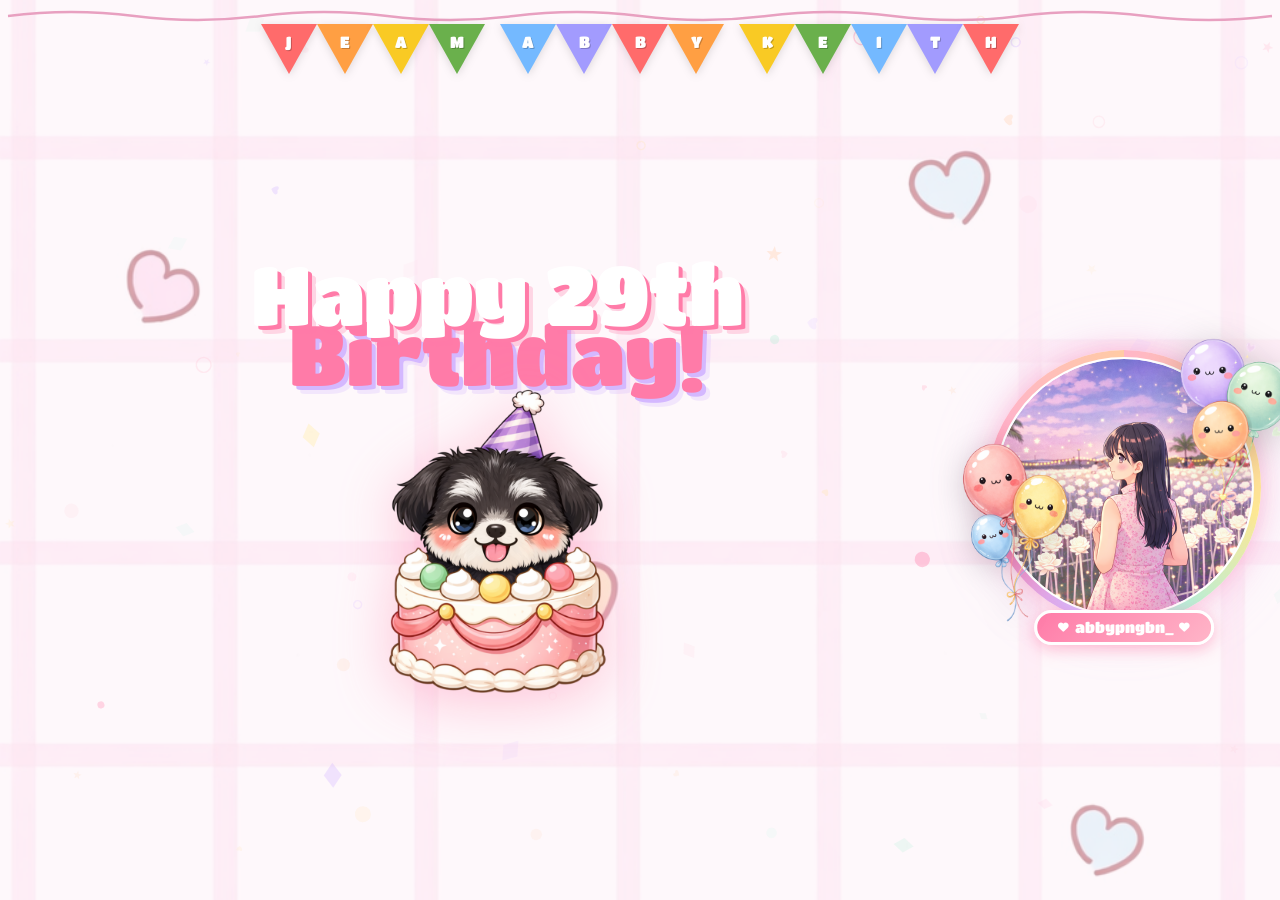
<file: index.html>
<!DOCTYPE html>
<html lang="en">
<head>
<meta charset="UTF-8">
<meta name="viewport" content="width=device-width, initial-scale=1.0">
<title>Happy Birthday Jeam Abby Keith</title>
<link rel="preconnect" href="https://fonts.googleapis.com">
<link rel="preconnect" href="https://fonts.gstatic.com" crossorigin>
<link href="https://fonts.googleapis.com/css2?family=Pacifico&family=Nunito:wght@400;700;800;900&family=Titan+One&family=Dancing+Script:wght@500;700&display=swap" rel="stylesheet">
<link rel="stylesheet" href="https://cdnjs.cloudflare.com/ajax/libs/font-awesome/6.5.1/css/all.min.css" crossorigin="anonymous"/>
<style>
/* ══════════════════════════════════════
   ROOT & RESET
══════════════════════════════════════ */
:root {
  --pink:      #FFB5C8;
  --pink-deep: #FF7BA8;
  --peach:     #FFCBA4;
  --lavender:  #D4B8FF;
  --mint:      #B8EDD6;
  --yellow:    #FFE994;
  --white:     #FFFFFF;
  --text:      #5C3D5E;
  --shadow:    rgba(255,123,168,0.38);
}
*, *::before, *::after { box-sizing: border-box; margin: 0; padding: 0; }
html { overflow-x: hidden; height: 100%; }

/* ══════════════════════════════════════
   BACKGROUND — bg.png image
══════════════════════════════════════ */
body {
  font-family: 'Nunito', sans-serif;
  min-height: 100dvh;
  overflow-x: hidden;
  color: var(--text);
  position: relative;
  background: url('./images/bg.png') no-repeat center center fixed;
  background-size: cover;
  background-color: #ffe0ef;
}

/* Subtle light overlay so text stays readable */
body::before {
  content: '';
  position: fixed; inset: 0;
  background: rgba(255,240,248,0.38);
  pointer-events: none; z-index: 0;
}

/* ══════════════════════════════════════
   PARTICLES CANVAS
══════════════════════════════════════ */
#particle-canvas {
  position: fixed; inset: 0;
  width: 100%; height: 100%;
  pointer-events: none; z-index: 1;
}

/* ══════════════════════════════════════
   PAGE WRAPPER
══════════════════════════════════════ */
#page {
  position: relative; z-index: 2;
  min-height: 100dvh;
  display: flex; flex-direction: column;
}

/* ══════════════════════════════════════
   BANNER — pennant flags only
══════════════════════════════════════ */
.banner {
  flex-shrink: 0;
  padding: 0.4rem 0.5rem 0;
  text-align: center;
}
.rope-line { display: block; width: 100%; height: 20px; overflow: visible; }
.pennant-row {
  display: flex; justify-content: center; align-items: flex-start;
  flex-wrap: nowrap; gap: 0;
  padding: 0 0.4rem; margin-top: -2px;
}
.flag { display: flex; flex-direction: column; align-items: center; position: relative; }
.flag-tri {
  width: 0; height: 0;
  border-left:  clamp(12px,2.6vw,28px) solid transparent;
  border-right: clamp(12px,2.6vw,28px) solid transparent;
  border-top:   clamp(22px,5vw,50px) solid var(--fc, #FFB5C8);
  filter: drop-shadow(0 2px 4px rgba(0,0,0,0.13));
  transition: transform 0.25s;
}
.flag:hover .flag-tri { transform: scaleY(1.1); }
.flag-letter {
  position: absolute; top: clamp(2px,0.7vw,8px);
  font-family: 'Titan One', sans-serif;
  font-size: clamp(0.48rem,1.3vw,1rem);
  color: white; text-shadow: 1px 1px 0 rgba(0,0,0,0.22);
  pointer-events: none;
}
.flag-gap { width: clamp(5px,1.2vw,16px); }
/* Rainbow flag colors matching reference image 1 */
.fc-1{--fc:#FF6B6B} .fc-2{--fc:#FF9F43} .fc-3{--fc:#F9CA24}
.fc-4{--fc:#6AB04C} .fc-5{--fc:#74B9FF} .fc-6{--fc:#A29BFE}

/* ══════════════════════════════════════
   MAIN LAYOUT
══════════════════════════════════════ */
.main-content {
  flex: 1;
  display: flex; flex-direction: row;
  align-items: center; justify-content: center;
  gap: clamp(0.4rem, 1.5vw, 1.5rem);
  padding: clamp(0.3rem,1vw,0.8rem) clamp(0.5rem,2vw,2rem) clamp(0.5rem,1.5vw,1.2rem);
  max-width: 1280px; margin: 0 auto; width: 100%;
}

/* ── LEFT COLUMN ── */
.left-col {
  flex: 1 1 0; min-width: 0;
  display: flex; flex-direction: column;
  align-items: center; gap: 0;
  text-align: center;
}

/* BIG heading — same size both lines, overlapping, static */
.bday-heading {
  animation: headingPop 0.7s 0.6s both cubic-bezier(0.34,1.56,0.64,1);
  line-height: 1;
}
@keyframes headingPop {
  from { opacity:0; transform:translateY(28px) scale(0.82); }
  to   { opacity:1; transform:translateY(0) scale(1); }
}
.happy-text {
  font-family: 'Titan One', sans-serif;
  font-size: clamp(3.4rem,9.5vw,7rem);
  color: white;
  text-shadow:
    4px 4px 0 var(--pink-deep),
    8px 8px 0 rgba(255,123,168,0.28);
  line-height: 0.9;
  display: block;
  letter-spacing: -0.01em;
  position: relative; z-index: 2;
}
.birthday-text {
  font-family: 'Titan One', sans-serif;
  font-size: clamp(3.4rem,9.5vw,7rem);
  color: var(--pink-deep);
  text-shadow:
    4px 4px 0 var(--lavender),
    8px 8px 0 rgba(212,184,255,0.28);
  line-height: 0.9;
  display: block;
  letter-spacing: -0.01em;
  margin-top: -0.18em;
  position: relative; z-index: 1;
  margin-bottom: 0;
}

/* Dog — still (no float animation), overlaps Birthday! text */
.dog-wrap {
  position: relative; display: flex; justify-content: center;
  padding: clamp(0.5rem,1.5vw,1rem);
  margin-top: -2rem;
  z-index: 3;
  animation: dogPop 0.6s 1.2s both cubic-bezier(0.34,1.56,0.64,1);
}
@keyframes dogPop {
  from { opacity:0; transform:scale(0) rotate(-15deg); }
  to   { opacity:1; transform:scale(1) rotate(0deg); }
}
.dog-img {
  width:  clamp(180px, 28vw, 400px);
  height: clamp(180px, 28vw, 400px);
  object-fit: contain;
  filter: drop-shadow(0 10px 28px rgba(255,123,168,0.42));
  display: block;
  /* no animation — stays still */
}

/* ── RIGHT COLUMN ── */
.right-col {
  flex: 0 0 auto;
  display: flex; align-items: center; justify-content: center;
  position: relative;
}

/* Balloons — both positioned to overlap the ring, clustered on the right side like reference */
.balloon-left, .balloon-right {
  position: absolute; pointer-events: none; z-index: 10;
}
/* balloon1: lower-left of the ring, overlapping it */
.balloon-left {
  left: -18%;
  bottom: -5%;
  animation: sway1 3s ease-in-out infinite;
  transform-origin: bottom center;
}
/* balloon2: upper-right of the ring, overlapping it */
.balloon-right {
  right: -20%;
  top: -15%;
  animation: sway2 2.6s ease-in-out infinite;
  transform-origin: bottom center;
}
.balloon-left  img { width: clamp(100px,16vw,200px); display:block; filter:drop-shadow(0 6px 16px rgba(0,0,0,0.18)); }
.balloon-right img { width: clamp(110px,18vw,220px); display:block; filter:drop-shadow(0 6px 18px rgba(0,0,0,0.2)); }
@keyframes sway1 { 0%,100%{transform:rotate(-5deg);}  50%{transform:rotate(5deg);} }
@keyframes sway2 { 0%,100%{transform:rotate(4deg);}   50%{transform:rotate(-4deg);} }

/* Profile frame */
.profile-frame {
  position: relative;
  animation: frameIn 0.8s 1.6s both cubic-bezier(0.34,1.56,0.64,1);
}
@keyframes frameIn {
  from { opacity:0; transform:scale(0.72) rotate(5deg); }
  to   { opacity:1; transform:scale(1)    rotate(0deg); }
}

/* Spinning conic ring */
.ring-outer {
  position: relative; border-radius: 50%; padding: 9px;
  display: inline-flex;
  background: conic-gradient(
    #FFB5C8 0%, #FFCBA4 14%, #FFE994 28%, #B8EDD6 42%,
    #D4B8FF 56%, #FF7BA8 70%, #FFB5C8 84%, #FFCBA4 100%
  );
  animation: ringRotate 5s linear infinite;
  box-shadow:
    0 0 28px rgba(255,123,168,0.45),
    0 0 60px rgba(212,184,255,0.22);
}
.ring-outer::after {
  content:''; position:absolute; inset:7px; border-radius:50%;
  background: white; z-index:0; pointer-events:none;
}
@keyframes ringRotate { to { transform:rotate(360deg); } }

.profile-img-wrap {
  position: relative; z-index:1;
  width:  clamp(200px, 26vw, 320px);
  height: clamp(200px, 26vw, 320px);
  border-radius: 50%; overflow: hidden;
  cursor: pointer;
  animation: ringCCW 5s linear infinite;
  flex-shrink: 0;
}
@keyframes ringCCW { to { transform:rotate(-360deg); } }
.profile-img-wrap img {
  width:100%; height:100%; object-fit:cover;
  border-radius:50%; display:block; transition:transform 0.4s;
}
.profile-img-wrap:hover img { transform:scale(1.06); }

/* Name badge */
.name-badge {
  position: absolute; bottom: -1.3rem; left: 50%; transform: translateX(-50%);
  background: linear-gradient(135deg, #FF7BA8, #ffb5c8);
  border: 3px solid white; border-radius: 50px;
  padding: 0.35rem 1.3rem; white-space: nowrap;
  font-family: 'Titan One', sans-serif;
  font-size: clamp(0.6rem, 1.4vw, 0.95rem);
  color: white; box-shadow: 0 4px 16px rgba(255,123,168,0.5);
  z-index: 15; display: flex; align-items: center; gap: 0.35rem;
}
.name-badge .hrt { font-size: 0.7em; animation: heartbeat 1.1s infinite; }
@keyframes heartbeat { 0%,100%{transform:scale(1);} 50%{transform:scale(1.45);} }

/* ══════════════════════════════════════
   LETTER MODAL
══════════════════════════════════════ */
.modal-overlay {
  position: fixed; inset: 0;
  background: rgba(70,20,70,0.78); backdrop-filter: blur(7px);
  display: flex; align-items: center; justify-content: center;
  padding: 1rem; z-index: 2000;
  opacity: 0; visibility: hidden;
  transition: opacity 0.3s, visibility 0.3s;
}
.modal-overlay.open { opacity:1; visibility:visible; }
.modal-close {
  position: absolute; top: 0.75rem; right: 0.75rem;
  width: 36px; height: 36px; border-radius: 50%;
  background: white; border: none; font-size: 1rem; color: var(--text);
  cursor: pointer; display: flex; align-items: center; justify-content: center;
  box-shadow: 0 2px 10px rgba(0,0,0,0.2); transition: transform 0.2s;
}
.modal-close:hover { transform: scale(1.15) rotate(90deg); }

.book-modal {
  position: relative;
  width: min(760px, 96vw); height: min(500px, 86vh);
  border-radius: 20px; overflow: hidden;
  box-shadow: 0 30px 80px rgba(70,20,70,0.48);
  transform: scale(0.8) translateY(30px);
  transition: transform 0.4s cubic-bezier(0.34,1.56,0.64,1);
}
.modal-overlay.open .book-modal { transform: scale(1) translateY(0); }

.book-left {
  position: absolute; left:0; top:0; bottom:0; width:42%;
  background: linear-gradient(160deg, #FF7BA8 0%, #FFB5C8 60%, #ffd6e7 100%);
  display: flex; flex-direction: column; align-items: center; justify-content: center;
  gap: 0.75rem; padding: 1.5rem 1rem;
  box-shadow: inset -6px 0 18px rgba(0,0,0,0.12);
}
.book-left-img {
  width: clamp(54px,8.5vw,78px); height: clamp(54px,8.5vw,78px);
  border-radius: 50%; border: 3px solid white;
  overflow: hidden; box-shadow: 0 4px 16px rgba(0,0,0,0.2);
}
.book-left-img img { width:100%; height:100%; object-fit:cover; display:block; }
.book-left h3 {
  font-family: 'Dancing Script', cursive;
  font-size: clamp(1.2rem,3vw,2rem);
  color: white; text-align: center; line-height: 1.2;
  text-shadow: 0 2px 12px rgba(180,60,90,0.4);
}
.book-left-icon { animation: bounce 2s ease-in-out infinite; }
@keyframes bounce { 0%,100%{transform:translateY(0);} 50%{transform:translateY(-10px);} }

.book-spine {
  position: absolute; left:42%; top:0; bottom:0; width:10px;
  background: linear-gradient(to right,rgba(0,0,0,0.2),rgba(255,200,200,0.38),rgba(0,0,0,0.2));
  z-index: 2; pointer-events: none;
}
.book-right {
  position: absolute; right:0; top:0; bottom:0; width:58%;
  background: #fff9fc; display: flex; flex-direction: column; overflow: hidden;
}
.book-right::before {
  content:''; position:absolute; inset:0; pointer-events:none;
  background-image: repeating-linear-gradient(transparent,transparent 1.9em,rgba(255,150,180,0.1) 1.9em,rgba(255,150,180,0.1) calc(1.9em + 1px));
  background-position: 0 2.5rem;
}
.book-right-inner {
  flex:1; padding:1.2rem; overflow-y:auto; position:relative; z-index:1;
  -webkit-overflow-scrolling: touch;
}
.book-right-inner::-webkit-scrollbar { width:4px; }
.book-right-inner::-webkit-scrollbar-thumb { background:var(--pink); border-radius:4px; }
.letter-chapter { display:none; animation:pageSlide 0.4s ease; }
.letter-chapter.active { display:block; }
@keyframes pageSlide { from{opacity:0;transform:translateX(14px);} to{opacity:1;transform:translateX(0);} }
.chapter-title {
  font-family:'Dancing Script',cursive;
  font-size:clamp(0.9rem,2vw,1.25rem); color:var(--pink-deep);
  border-bottom:1px dashed rgba(255,120,160,0.3);
  padding-bottom:0.22rem; margin-bottom:0.5rem;
}
.letter-body {
  font-family:'Dancing Script',cursive;
  font-size:clamp(0.83rem,1.7vw,1.02rem);
  color:#5C3D5E; line-height:1.9; font-weight:500;
}
.letter-body.typing::after { content:'|'; animation:blink 0.7s infinite; }
@keyframes blink { 0%,100%{opacity:1;} 50%{opacity:0;} }
.page-nav {
  display:flex; align-items:center; justify-content:space-between;
  padding:0.4rem 0.9rem 0.5rem;
  background:#fff0f6; border-top:1px solid rgba(255,120,160,0.15);
  flex-shrink:0; position:relative; z-index:2;
}
.page-btn {
  display:flex; align-items:center; gap:0.3rem;
  padding:0.25rem 0.8rem; min-height:30px;
  background:var(--pink-deep); border:none; border-radius:50px;
  font-family:'Nunito',sans-serif; font-size:0.78rem; font-weight:700;
  color:white; cursor:pointer;
  transition:background 0.15s, transform 0.15s, opacity 0.2s;
}
.page-btn:hover { background:#e05580; transform:scale(1.05); }
.page-btn:disabled { opacity:0.28; cursor:default; transform:none; }
.page-dots { display:flex; gap:6px; align-items:center; }
.page-dot {
  width:7px; height:7px; border-radius:50%;
  background:rgba(255,120,160,0.22);
  cursor:pointer; transition:background 0.3s,transform 0.3s;
}
.page-dot.active { background:var(--pink-deep); transform:scale(1.4); }

/* ══════════════════════════════════════
   RESPONSIVE
══════════════════════════════════════ */

/* Portrait mobile ≤ 600px */
@media (max-width:600px) {
  .main-content {
    flex-direction: column;
    align-items: center; justify-content: center;
    padding: 0.3rem 0.8rem 1rem;
    gap: 0.3rem;
  }
  .right-col { order: -1; }
  .balloon-left  { left: -10%; bottom: -2%; }
  .balloon-right { right: -12%; top: -12%; }
  .balloon-left  img { width: clamp(65px,16vw,100px); }
  .balloon-right img { width: clamp(70px,18vw,110px); }
  .profile-img-wrap { width: clamp(150px,44vw,200px); height: clamp(150px,44vw,200px); }
  .happy-text    { font-size: clamp(2.6rem,10vw,3.8rem); }
  .birthday-text { font-size: clamp(2.6rem,10vw,3.8rem); }
  .dog-img { width: clamp(170px,50vw,240px); height: clamp(170px,50vw,240px); }
  .book-left{width:36%;} .book-spine{left:36%;} .book-right{width:64%;}
}

/* iPad / tablet portrait 601–900px */
@media (min-width:601px) and (max-width:900px) and (orientation:portrait) {
  .main-content {
    flex-direction: column;
    align-items: center; justify-content: center;
    padding: 0.4rem 1.5rem 1rem;
    gap: 0.5rem;
  }
  .right-col { order: -1; }
  .balloon-left  { left: -12%; bottom: -3%; }
  .balloon-right { right: -14%; top: -13%; }
  .balloon-left  img { width: clamp(100px,13vw,160px); }
  .balloon-right img { width: clamp(110px,15vw,175px); }
  .profile-img-wrap { width: clamp(180px,28vw,250px); height: clamp(180px,28vw,250px); }
  .happy-text    { font-size: clamp(3.2rem,8.5vw,5.2rem); }
  .birthday-text { font-size: clamp(3.2rem,8.5vw,5.2rem); }
  .dog-img { width: clamp(190px,34vw,280px); height: clamp(190px,34vw,280px); }
}

/* ALL landscape (phones + tablets + iPads) */
@media (orientation:landscape) {
  .main-content {
    flex-direction: row;
    align-items: center; justify-content: center;
    padding: clamp(0.15rem,0.8vh,0.6rem) clamp(0.4rem,1.5vw,1.5rem);
    gap: clamp(0.3rem,1vw,1.2rem);
  }
  .left-col { align-items: center; justify-content: center; flex: 1 1 0; }
  .right-col { flex: 0 0 auto; }
  .happy-text    { font-size: clamp(2rem,6.5vw,5.5rem); }
  .birthday-text { font-size: clamp(2rem,6.5vw,5.5rem); }
  .profile-img-wrap { width: clamp(140px,20vw,280px); height: clamp(140px,20vw,280px); }
  .dog-img { width: clamp(170px,25vw,360px); height: clamp(170px,25vw,360px); }
  .dog-wrap { margin-top: -1.5rem; }
  .balloon-left  img { width: clamp(80px,12vw,170px); }
  .balloon-right img { width: clamp(90px,13vw,185px); }
}

/* Small landscape phones ≤ 480px tall */
@media (orientation:landscape) and (max-height:480px) {
  .main-content { padding: 0.1rem 0.5rem; gap: 0.3rem; }
  .happy-text    { font-size: clamp(1.5rem,5.8vh,2.8rem); }
  .birthday-text { font-size: clamp(1.5rem,5.8vh,2.8rem); }
  .profile-img-wrap { width: clamp(100px,18vh,165px); height: clamp(100px,18vh,165px); }
  .dog-img { width: clamp(120px,22vh,200px); height: clamp(120px,22vh,200px); }
  .dog-wrap { margin-top: -1rem; }
  .book-modal { height: min(300px,88vh); }
  .balloon-left  img { width: clamp(60px,10vh,100px); }
  .balloon-right img { width: clamp(65px,11vh,110px); }
}

/* Tablet landscape 700–1100px */
@media (min-width:700px) and (max-width:1100px) and (orientation:landscape) {
  .happy-text    { font-size: clamp(2.2rem,6.8vw,4.8rem); }
  .birthday-text { font-size: clamp(2.2rem,6.8vw,4.8rem); }
  .profile-img-wrap { width: clamp(155px,21vw,250px); height: clamp(155px,21vw,250px); }
  .dog-img { width: clamp(185px,26vw,320px); height: clamp(185px,26vw,320px); }
  .balloon-left  img { width: clamp(90px,13vw,165px); }
  .balloon-right img { width: clamp(100px,14vw,180px); }
}

@media (prefers-reduced-motion:reduce) {
  *,*::before,*::after { animation-duration:0.01ms!important; transition-duration:0.01ms!important; }
}
</style>
</head>
<body>

<canvas id="particle-canvas" aria-hidden="true"></canvas>

<div id="page">

  <!-- BANNER — flags only -->
  <header class="banner">
    <svg class="rope-line" viewBox="0 0 1440 20" preserveAspectRatio="none" xmlns="http://www.w3.org/2000/svg" aria-hidden="true">
      <path d="M0,10 Q72,2 144,10 Q216,18 288,10 Q360,2 432,10 Q504,18 576,10 Q648,2 720,10 Q792,18 864,10 Q936,2 1008,10 Q1080,18 1152,10 Q1224,2 1296,10 Q1368,18 1440,10"
            stroke="#e8a0c0" stroke-width="2.5" fill="none"/>
    </svg>
    <div class="pennant-row" role="img" aria-label="Birthday banner">
      <div class="flag fc-1"><div class="flag-tri"></div><span class="flag-letter">J</span></div>
      <div class="flag fc-2"><div class="flag-tri"></div><span class="flag-letter">E</span></div>
      <div class="flag fc-3"><div class="flag-tri"></div><span class="flag-letter">A</span></div>
      <div class="flag fc-4"><div class="flag-tri"></div><span class="flag-letter">M</span></div>
      <div class="flag-gap"></div>
      <div class="flag fc-5"><div class="flag-tri"></div><span class="flag-letter">A</span></div>
      <div class="flag fc-6"><div class="flag-tri"></div><span class="flag-letter">B</span></div>
      <div class="flag fc-1"><div class="flag-tri"></div><span class="flag-letter">B</span></div>
      <div class="flag fc-2"><div class="flag-tri"></div><span class="flag-letter">Y</span></div>
      <div class="flag-gap"></div>
      <div class="flag fc-3"><div class="flag-tri"></div><span class="flag-letter">K</span></div>
      <div class="flag fc-4"><div class="flag-tri"></div><span class="flag-letter">E</span></div>
      <div class="flag fc-5"><div class="flag-tri"></div><span class="flag-letter">I</span></div>
      <div class="flag fc-6"><div class="flag-tri"></div><span class="flag-letter">T</span></div>
      <div class="flag fc-1"><div class="flag-tri"></div><span class="flag-letter">H</span></div>
    </div>
  </header>

  <!-- MAIN -->
  <main class="main-content">

    <!-- LEFT — heading + dog -->
    <section class="left-col" aria-label="Birthday greeting">
      <div class="bday-heading">
        <span class="happy-text">Happy 29th</span>
        <span class="birthday-text">Birthday!</span>
      </div>

      <div class="dog-wrap">
        <img class="dog-img" src="cco.png" alt="Cute birthday dog"
             onerror="this.style.fontSize='6rem';this.outerHTML='<div style=\'width:clamp(140px,22vw,300px);height:clamp(140px,22vw,300px);display:flex;align-items:center;justify-content:center;font-size:6rem\'>&#x1F436;</div>'">
      </div>
    </section>

    <!-- RIGHT — photo + balloons -->
    <section class="right-col" aria-label="Birthday photo">

      <!-- Balloon left -->
      <div class="balloon-left" aria-hidden="true">
        <img src="./images/balloon1.png" alt=""
             onerror="this.style.display='none'">
      </div>

      <!-- Balloon right -->
      <div class="balloon-right" aria-hidden="true">
        <img src="./images/balloon2.png" alt=""
             onerror="this.style.display='none'">
      </div>

      <div class="profile-frame">
        <!-- NO SVG stickers / emoji around the profile pic — clean look -->
        <div class="ring-outer">
          <div class="profile-img-wrap" id="btnLetterAlt"
               role="button" tabindex="0" aria-label="Open birthday letter">
            <img src="./images/unnamed.png" alt="Jeam Abby Keith"
                 onerror="this.style.display='none';this.parentElement.innerHTML='<div style=\'width:100%;height:100%;border-radius:50%;background:linear-gradient(135deg,#ffb5c8,#ffd6e7);display:flex;align-items:center;justify-content:center;font-family:Pacifico,cursive;color:#FF7BA8;font-size:1.4rem\'>Abby</div>'">
          </div>
        </div>

        <div class="name-badge">
          <i class="fa-solid fa-heart hrt"></i>
          abbypngbn_
          <i class="fa-solid fa-heart hrt"></i>
        </div>
      </div>
    </section>

  </main>
</div>

<!-- ══════════════════════════════
     LETTER MODAL
══════════════════════════════ -->
<div class="modal-overlay" id="letterModal" role="dialog" aria-modal="true" aria-label="Birthday letter">
  <div class="book-modal">
    <button class="modal-close" id="closeLetter" aria-label="Close">
      <i class="fa-solid fa-xmark"></i>
    </button>
    <div class="book-left">
      <div class="book-left-img">
        <img src="./images/unnamed.png" alt=""
             onerror="this.outerHTML='<div style=\'width:100%;height:100%;display:flex;align-items:center;justify-content:center;background:#ffd6e7;font-family:Pacifico,cursive;color:#FF7BA8;font-size:0.85rem\'>Abby</div>'">
      </div>
      <span style="font-family:'Nunito',sans-serif;font-size:0.75rem;font-weight:700;color:rgba(255,255,255,0.85)">abbypngbn_</span>
      <h3>A Letter<br>For You</h3>
      <!-- SVG cake — no emoji -->
      <svg class="book-left-icon" width="56" height="56" viewBox="0 0 56 56" fill="none">
        <rect x="8"  y="30" width="40" height="20" rx="5" fill="rgba(255,255,255,0.88)"/>
        <rect x="12" y="23" width="32" height="10" rx="3" fill="rgba(255,255,255,0.72)"/>
        <rect x="16" y="30" width="8"  height="8"  rx="2" fill="#FFB5C8"/>
        <rect x="26" y="30" width="8"  height="8"  rx="2" fill="#D4B8FF"/>
        <rect x="36" y="30" width="6"  height="8"  rx="2" fill="#B8EDD6"/>
        <rect x="19" y="15" width="4" height="10" rx="2" fill="rgba(255,255,255,0.75)"/>
        <rect x="29" y="15" width="4" height="10" rx="2" fill="rgba(255,255,255,0.75)"/>
        <ellipse cx="21" cy="13" rx="3.5" ry="4.5" fill="#FFE994"/>
        <ellipse cx="31" cy="13" rx="3.5" ry="4.5" fill="#FFCBA4"/>
        <circle cx="21" cy="11" r="1.8" fill="#ffcf40"/>
        <circle cx="31" cy="11" r="1.8" fill="#FF7BA8"/>
      </svg>
    </div>
    <div class="book-spine" aria-hidden="true"></div>
    <div class="book-right">
      <div class="book-right-inner" id="letterContent">
        <!-- chapters injected by JS -->
      </div>
      <nav class="page-nav">
        <button class="page-btn" id="prevPage" type="button" disabled>
          <i class="fa-solid fa-chevron-left"></i> Prev
        </button>
        <div class="page-dots" id="pageDots"></div>
        <button class="page-btn" id="nextPage" type="button" disabled>
          Next <i class="fa-solid fa-chevron-right"></i>
        </button>
      </nav>
    </div>
  </div>
</div>

<script>
'use strict';

/* ══════════════════════════════════════
   CANVAS PARTICLES — geometric shapes only, zero emojis
   shapes: circle, ring, star (5pt), heart (bezier), diamond
══════════════════════════════════════ */
(function(){
  const canvas = document.getElementById('particle-canvas');
  const ctx    = canvas.getContext('2d');

  const COLORS = [
    '#FFB5C8','#FF7BA8','#FFCBA4','#D4B8FF',
    '#B8EDD6','#FFE994','#ffd6e7','#c8f0e0',
    '#e8d5ff','#ffe5b4','#ffc8d8','#d0f5e8'
  ];

  let W, H, parts;

  function star5(r) {
    const ro = r, ri = r * 0.42, spikes = 5;
    let a = -Math.PI / 2, step = Math.PI / spikes;
    ctx.moveTo(ro * Math.cos(a), ro * Math.sin(a));
    for (let i = 0; i < spikes; i++) {
      a += step; ctx.lineTo(ri * Math.cos(a), ri * Math.sin(a));
      a += step; ctx.lineTo(ro * Math.cos(a), ro * Math.sin(a));
    }
    ctx.closePath();
  }

  function heartPath(r) {
    const s = r * 0.55;
    ctx.moveTo(0, s * 0.3);
    ctx.bezierCurveTo(-s*1.2, -s*0.55, -s*2, s*0.8, 0, s*2.1);
    ctx.bezierCurveTo( s*2,   s*0.8,    s*1.2,-s*0.55, 0, s*0.3);
    ctx.closePath();
  }

  function newPart() {
    const types = ['circle','ring','star','heart','diamond'];
    return {
      x: Math.random() * (W || innerWidth),
      y: Math.random() * (H || innerHeight),
      type: types[Math.floor(Math.random() * types.length)],
      size: Math.random() * 6 + 3.5,
      color: COLORS[Math.floor(Math.random() * COLORS.length)],
      speed: Math.random() * 0.48 + 0.18,
      drift: (Math.random() - 0.5) * 0.38,
      opacity: Math.random() * 0.30 + 0.09,
      rot: Math.random() * Math.PI * 2,
      rotS: (Math.random() - 0.5) * 0.021,
    };
  }

  function init() {
    W = canvas.width  = innerWidth;
    H = canvas.height = innerHeight;
    parts = Array.from({ length: 65 }, newPart);
  }

  function tick() {
    ctx.clearRect(0, 0, W, H);
    parts.forEach(p => {
      p.y -= p.speed; p.x += p.drift; p.rot += p.rotS;
      if (p.y < -30) { Object.assign(p, newPart()); p.y = H + 10; p.x = Math.random() * W; }
      if (p.x < -30) p.x = W + 30;
      if (p.x > W + 30) p.x = -30;

      ctx.save();
      ctx.globalAlpha = p.opacity;
      ctx.fillStyle   = p.color;
      ctx.strokeStyle = p.color;
      ctx.lineWidth   = 1.4;
      ctx.translate(p.x, p.y);
      ctx.rotate(p.rot);
      ctx.beginPath();
      switch (p.type) {
        case 'circle':  ctx.arc(0,0,p.size,0,Math.PI*2); ctx.fill(); break;
        case 'ring':    ctx.arc(0,0,p.size,0,Math.PI*2); ctx.stroke(); break;
        case 'star':    star5(p.size); ctx.fill(); break;
        case 'heart':   heartPath(p.size); ctx.fill(); break;
        case 'diamond':
          ctx.moveTo(0,-p.size*1.4); ctx.lineTo(p.size,0);
          ctx.lineTo(0,p.size*1.4); ctx.lineTo(-p.size,0);
          ctx.closePath(); ctx.fill(); break;
      }
      ctx.restore();
    });
    requestAnimationFrame(tick);
  }

  init();
  window.addEventListener('resize', init, { passive: true });
  tick();
})();

/* ══════════════════════════════════════
   LETTER MODAL
══════════════════════════════════════ */
(function(){
  const chapters = [
    {
      title: 'Dear Abby,',
      text:  'Maligayang bday! Sana ngayong ika-29 mong kaarawan, lahat ng pangarap mo ay magsimulang matupad. Ikaw ay isang taong puno ng kagandahang-loob at pagmamahal — at nararapat kang sa lahat ng magagandang bagay na darating pa sa buhay mo.'
    },
    {
      title: 'A Little More...',
      text:  'Salamat sa lahat ng ngiti, tawanan, at masasayang sandaling ibinabahagi mo sa bawat isa. Ang iyong presensya ay laging nagdadala ng liwanag sa paligid mo. Patuloy kang maging ikaw — masaya, mapagmahal, at maganda sa loob at labas.'
    },
    {
      title: 'With Love,',
      text:  'Hinding-hindi mawawala ang espesyal na lugar mo sa puso ng mga taong mahal ka. Sana ang taong ito ay puno ng biyaya, kalusugan, at walang hanggang kaligayahan para sa iyo! Happy 29th Birthday, Jeam Abby Keith!'
    }
  ];

  const modal   = document.getElementById('letterModal');
  const content = document.getElementById('letterContent');
  const prevBtn = document.getElementById('prevPage');
  const nextBtn = document.getElementById('nextPage');
  const dotsEl  = document.getElementById('pageDots');
  let current = 0, timer = null, isOpen = false;

  // Build chapter divs
  chapters.forEach((ch, i) => {
    const div = document.createElement('div');
    div.className = 'letter-chapter' + (i === 0 ? ' active' : '');
    div.id = 'chap-' + i;
    div.innerHTML = `<div class="chapter-title">${ch.title}</div><p class="letter-body${i===0?' typing':''}" id="lt-${i}"></p>`;
    content.appendChild(div);
  });

  // Build dots
  chapters.forEach((_, i) => {
    const d = document.createElement('div');
    d.className = 'page-dot' + (i === 0 ? ' active' : '');
    d.addEventListener('click', () => goTo(i));
    dotsEl.appendChild(d);
  });

  function updateNav() {
    document.querySelectorAll('.page-dot').forEach((d, i) => d.classList.toggle('active', i === current));
    prevBtn.disabled = current === 0;
    nextBtn.disabled = current === chapters.length - 1;
  }

  function goTo(idx) {
    clearInterval(timer);
    document.querySelectorAll('.letter-chapter').forEach(c => c.classList.remove('active'));
    current = idx;
    document.getElementById('chap-' + idx).classList.add('active');
    const el = document.getElementById('lt-' + idx);
    el.textContent = '';
    if (idx === 0) {
      el.classList.add('typing');
      nextBtn.disabled = true;
      let ci = 0;
      setTimeout(() => {
        timer = setInterval(() => {
          if (ci < chapters[idx].text.length) {
            el.textContent += chapters[idx].text[ci++];
          } else {
            clearInterval(timer);
            el.classList.remove('typing');
            nextBtn.disabled = false;
          }
        }, 28);
      }, 300);
    } else {
      el.textContent = chapters[idx].text;
      el.classList.remove('typing');
    }
    updateNav();
  }

  const music = new Audio('./birthday.mp3');
  music.loop = true; music.volume = 0.6;

  function open() {
    if (isOpen) return;
    isOpen = true; current = 0;
    modal.classList.add('open');
    goTo(0);
    music.currentTime = 0; music.play().catch(() => {});
    setTimeout(() => document.getElementById('closeLetter').focus(), 60);
  }
  function close() {
    modal.classList.remove('open');
    clearInterval(timer);
    music.pause(); music.currentTime = 0;
    setTimeout(() => { isOpen = false; }, 400);
  }

  prevBtn.addEventListener('click', () => { if (current > 0) goTo(current - 1); });
  nextBtn.addEventListener('click', () => { if (current < chapters.length - 1) goTo(current + 1); });
  document.getElementById('btnLetterAlt').addEventListener('click', open);
  document.getElementById('btnLetterAlt').addEventListener('keydown', e => {
    if (e.key === 'Enter' || e.key === ' ') { e.preventDefault(); open(); }
  });
  document.getElementById('closeLetter').addEventListener('click', close);
  modal.addEventListener('click', e => { if (e.target === modal) close(); });
})();

document.addEventListener('keydown', e => {
  if (e.key === 'Escape')
    document.querySelectorAll('.modal-overlay.open').forEach(m => m.classList.remove('open'));
});
</script>
</body>
</html>
</file>
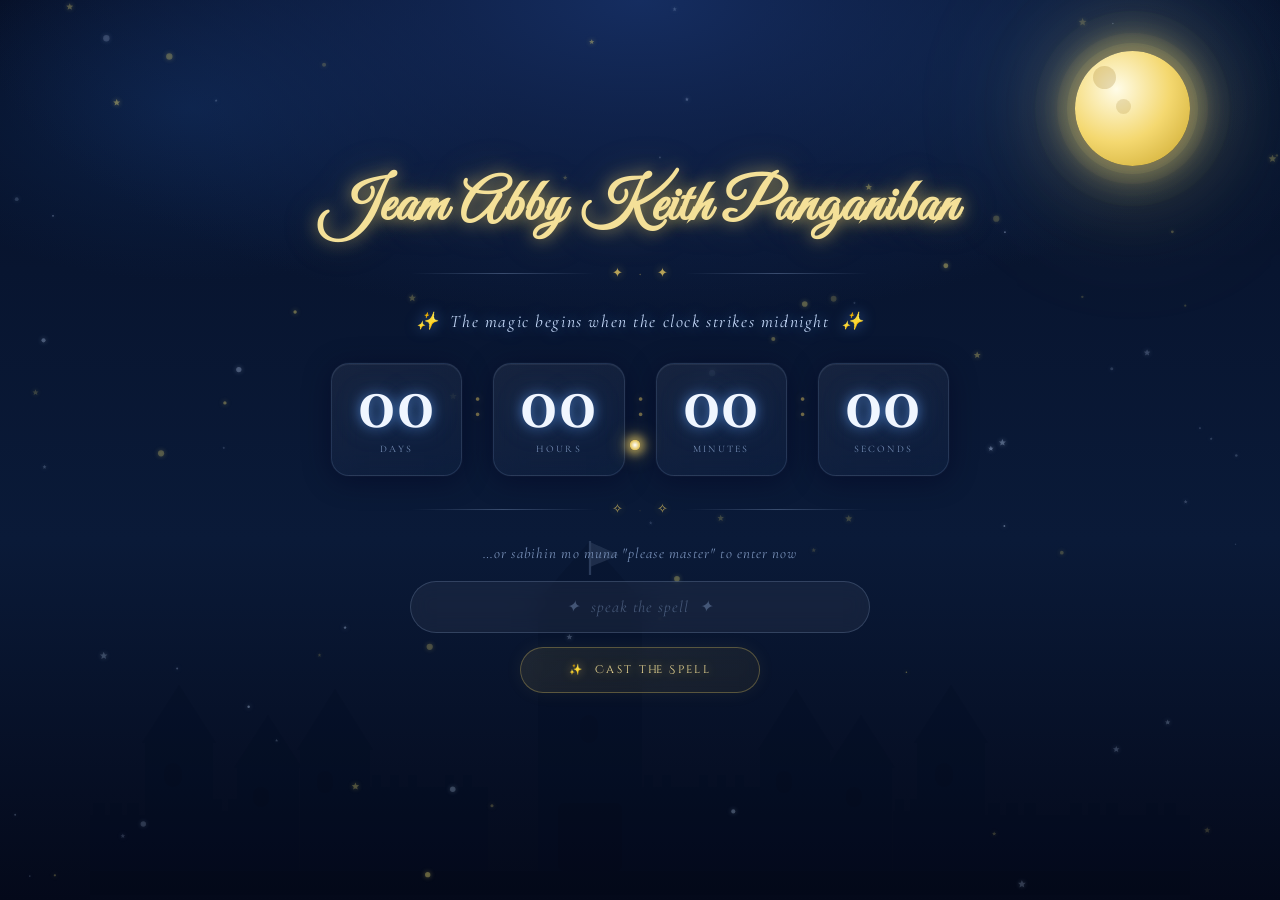
<file: unlock.html>
<!DOCTYPE html>
<html lang="en">
<head>
<meta charset="UTF-8">
<meta name="viewport" content="width=device-width, initial-scale=1.0">
<title>✨ The Magic Awaits ✨</title>
<link href="https://fonts.googleapis.com/css2?family=Cinzel+Decorative:wght@400;700&family=Cormorant+Garamond:ital,wght@0,300;0,400;1,300;1,400&family=Great+Vibes&display=swap" rel="stylesheet">

<style>
/* ============================================================
   RESET & ROOT VARIABLES
   ============================================================ */
*, *::before, *::after {
  box-sizing: border-box;
  margin: 0;
  padding: 0;
}

:root {
  --ink:         #03071a;
  --deep:        #050d22;
  --navy:        #0a1938;
  --silver:      #c4d8f8;
  --silver-dim:  #7890b8;
  --gold:        #e4c660;
  --gold-soft:   #f4e098;
  --white:       #f0f6ff;
  --glow-blue:   rgba(100, 165, 255, 0.6);
  --glow-gold:   rgba(228, 198, 96, 0.65);
  --pastel-blue: #b4d0f8;
}

html { height: 100%; overflow-x: hidden; }

body {
  font-family: 'Cormorant Garamond', serif;
  background: var(--ink);
  color: var(--white);
  min-height: 100%;
  overflow-x: hidden;
  cursor: none;
  display: flex;
  flex-direction: column;
  align-items: center;
  justify-content: center;
}

/* ============================================================
   CUSTOM CURSOR
   ============================================================ */
#cursor {
  position: fixed;
  width: 11px; height: 11px;
  border-radius: 50%;
  background: radial-gradient(circle, #fff 0%, var(--gold) 60%, transparent 100%);
  box-shadow:
    0 0 8px 4px var(--glow-gold),
    0 0 18px 8px rgba(228,198,96,0.2);
  pointer-events: none;
  transform: translate(-50%,-50%);
  z-index: 9999;
}

.cursor-trail {
  position: fixed;
  border-radius: 50%;
  pointer-events: none;
  z-index: 9998;
  transform: translate(-50%,-50%);
  animation: trailFade 0.65s ease-out forwards;
}

@keyframes trailFade {
  0%   { opacity: 0.9; transform: translate(-50%,-50%) scale(1); }
  100% { opacity: 0;   transform: translate(-50%,-50%) scale(0.05); }
}

/* ============================================================
   BACKGROUND SKY
   ============================================================ */
#sky {
  position: fixed; inset: 0; z-index: 0;
  background:
    radial-gradient(ellipse 80% 55% at 50%   0%, #152d60 0%, transparent 65%),
    radial-gradient(ellipse 45% 35% at 15%  12%, #0c2248 0%, transparent 55%),
    radial-gradient(ellipse 50% 40% at 85%   8%, #0b2040 0%, transparent 55%),
    linear-gradient(to bottom, #050d22 0%, #081530 30%, #0a1a38 60%, #04091a 100%);
}

/* ============================================================
   TWINKLING STARS
   ============================================================ */
.star {
  position: fixed;
  border-radius: 50%;
  background: #fff;
  animation: twinkle var(--dur) ease-in-out infinite alternate;
  animation-delay: var(--delay);
  opacity: 0;
  z-index: 1;
}

@keyframes twinkle {
  0%   { opacity: 0.05; transform: scale(0.6); }
  45%  { opacity: 0.9;  transform: scale(1.3); }
  100% { opacity: 0.15; transform: scale(0.85); }
}

/* ============================================================
   MOON
   ============================================================ */
#moon {
  position: fixed;
  top: clamp(3%, 4vw, 7%);
  right: clamp(4%, 7vw, 12%);
  width:  clamp(60px, 9vw, 115px);
  height: clamp(60px, 9vw, 115px);
  border-radius: 50%;
  background: radial-gradient(circle at 36% 33%, #fffce8, #f4d870, #c8a428);
  box-shadow:
    0 0  0   8px rgba(244,216,112,0.07),
    0 0  28px 12px rgba(244,216,112,0.38),
    0 0  70px 30px rgba(244,216,112,0.16),
    0 0 140px 60px rgba(244,216,112,0.07);
  z-index: 2;
  animation: moonGlow 5s ease-in-out infinite alternate;
}

#moon::before {
  content: '';
  position: absolute;
  top: 13%; left: 15%;
  width: 20%; height: 20%;
  border-radius: 50%;
  background: rgba(150,110,20,0.22);
}

#moon::after {
  content: '';
  position: absolute;
  top: 42%; left: 35%;
  width: 13%; height: 13%;
  border-radius: 50%;
  background: rgba(150,110,20,0.18);
}

@keyframes moonGlow {
  from {
    box-shadow:
      0 0  0   8px rgba(244,216,112,0.06),
      0 0  28px 10px rgba(244,216,112,0.35),
      0 0  65px 28px rgba(244,216,112,0.14);
  }
  to {
    box-shadow:
      0 0  0  12px rgba(244,216,112,0.05),
      0 0  42px 18px rgba(244,216,112,0.52),
      0 0 100px 45px rgba(244,216,112,0.22),
      0 0 180px 80px rgba(244,216,112,0.08);
  }
}

#moon-halo {
  position: fixed;
  top: clamp(3%, 4vw, 7%);
  right: clamp(4%, 7vw, 12%);
  width:  clamp(60px, 9vw, 115px);
  height: clamp(60px, 9vw, 115px);
  border-radius: 50%;
  border: 1.5px solid rgba(244,224,140,0.14);
  box-shadow:
    0 0 0 18px rgba(244,216,112,0.04),
    0 0 0 40px rgba(244,216,112,0.02);
  z-index: 1;
  pointer-events: none;
}

/* ============================================================
   CASTLE SILHOUETTE
   ============================================================ */
#castle-wrap {
  position: fixed;
  bottom: 0; left: 50%;
  transform: translateX(-50%);
  width: 100%; max-width: 1100px;
  z-index: 1;
  opacity: 0.19;
  pointer-events: none;
}

/* ============================================================
   SPARKLE PARTICLE CANVAS
   ============================================================ */
#sparkle-canvas {
  position: fixed; inset: 0; z-index: 2;
  pointer-events: none;
}

/* ============================================================
   MAIN PAGE WRAPPER
   ============================================================ */
#page {
  position: relative; z-index: 10;
  width: 100%; min-height: 100vh;
  display: flex;
  align-items: center;
  justify-content: center;
  padding: clamp(24px,5vh,60px) clamp(16px,5vw,48px);
}

/* ============================================================
   CONTENT CARD
   ============================================================ */
#card {
  display: flex;
  flex-direction: column;
  align-items: center;
  gap: clamp(14px,2.8vh,26px);
  width: 100%; max-width: 700px;
  text-align: center;
}

/* ============================================================
   TAGLINE
   ============================================================ */
#tagline {
  font-family: 'Great Vibes', cursive;
  font-size: clamp(2rem, 5.5vw, 3.6rem);
  color: var(--gold-soft);
  text-shadow:
    0 0 16px var(--glow-gold),
    0 0 40px rgba(228,198,96,0.25);
  letter-spacing: 0.02em;
  line-height: 1.15;
  animation: riseIn 1.6s ease 0.1s both;
}

/* ============================================================
   ORNAMENTAL DIVIDER
   ============================================================ */
.orn-row {
  display: flex;
  align-items: center;
  justify-content: center;
  gap: clamp(8px,2vw,16px);
  width: 100%; max-width: 460px;
  animation: riseIn 1.6s ease 0.3s both;
}

.orn-line {
  flex: 1; height: 1px;
  background: linear-gradient(to right, transparent, rgba(180,210,255,0.28), transparent);
}

.orn-gem {
  color: var(--gold);
  font-size: clamp(0.6rem, 1.4vw, 0.82rem);
  text-shadow: 0 0 8px var(--glow-gold);
  opacity: 0.8;
}

/* ============================================================
   SUBTITLE
   ============================================================ */
#subtitle {
  font-family: 'Cormorant Garamond', serif;
  font-style: italic;
  font-size: clamp(0.82rem, 2.1vw, 1.1rem);
  color: var(--silver);
  letter-spacing: 0.09em;
  line-height: 1.75;
  text-shadow:
    0 0 14px var(--glow-blue),
    0 0 28px rgba(100,165,255,0.14);
  animation: riseIn 1.6s ease 0.5s both;
}

/* ============================================================
   TIMER BLOCK
   ============================================================ */
#timer-wrap {
  display: flex;
  flex-direction: column;
  align-items: center;
  gap: clamp(8px,1.5vh,14px);
  animation: riseIn 1.8s ease 0.7s both;
  width: 100%;
}

/* Row holding boxes + colons */
#timer-row {
  display: flex;
  align-items: flex-start;
  justify-content: center;
  gap: clamp(4px,1.2vw,12px);
  flex-wrap: nowrap;
}

/* Each time-unit card */
.t-box {
  display: flex;
  flex-direction: column;
  align-items: center;
  gap: 5px;
  background: linear-gradient(160deg, rgba(255,255,255,0.06) 0%, rgba(100,160,255,0.04) 100%);
  border: 1px solid rgba(180,210,255,0.13);
  border-radius: clamp(10px,1.8vw,18px);
  padding: clamp(10px,2vw,20px) clamp(12px,2.5vw,26px);
  backdrop-filter: blur(14px);
  box-shadow:
    0 4px 28px rgba(0,0,30,0.45),
    inset 0 1px 0 rgba(255,255,255,0.055),
    0 0 0 1px rgba(255,255,255,0.025);
  min-width: clamp(58px,13vw,108px);
  position: relative;
  overflow: hidden;
}

/* Shimmer sweep */
.t-box::after {
  content: '';
  position: absolute;
  top: 0; left: -120%;
  width: 55%; height: 100%;
  background: linear-gradient(90deg, transparent, rgba(255,255,255,0.045), transparent);
  animation: shimmer 5s ease-in-out infinite;
  animation-delay: var(--sw, 0s);
}

@keyframes shimmer {
  0%   { left: -120%; }
  45%  { left: 160%; }
  100% { left: 160%; }
}

.t-box:nth-child(1) { --sw: 0s; }
.t-box:nth-child(3) { --sw: 0.5s; }
.t-box:nth-child(5) { --sw: 1s; }
.t-box:nth-child(7) { --sw: 1.5s; }

/* Digit */
.t-num {
  font-family: 'Cinzel Decorative', serif;
  font-size: clamp(1.7rem,5vw,3.4rem);
  font-weight: 700;
  color: var(--white);
  text-shadow:
    0 0 12px var(--glow-blue),
    0 0 28px rgba(100,165,255,0.28);
  line-height: 1;
  letter-spacing: 0.03em;
  transition: color 0.3s, text-shadow 0.3s;
}

/* Label */
.t-label {
  font-family: 'Cormorant Garamond', serif;
  font-size: clamp(0.45rem,1vw,0.62rem);
  letter-spacing: 0.22em;
  text-transform: uppercase;
  color: var(--silver-dim);
}

/* Colon */
.t-sep {
  font-family: 'Cinzel Decorative', serif;
  font-size: clamp(1.3rem,3.8vw,2.5rem);
  color: var(--gold);
  opacity: 0.5;
  text-shadow: 0 0 8px var(--glow-gold);
  padding-top: clamp(6px,1.2vw,14px);
  animation: colonBlink 1s step-end infinite;
  user-select: none;
}

@keyframes colonBlink {
  0%,100% { opacity: 0.52; }
  50%      { opacity: 0.14; }
}

/* Urgent — sub-60 seconds */
.t-num.urgent {
  color: #ffaac4 !important;
  text-shadow:
    0 0 16px rgba(255,110,150,0.85),
    0 0 32px rgba(255,90,130,0.4) !important;
  animation: urgentFlash 0.52s ease-in-out infinite alternate;
}

@keyframes urgentFlash {
  from { opacity: 0.78; }
  to   { opacity: 1; }
}

/* ============================================================
   PASSWORD SECTION
   ============================================================ */
#pw-wrap {
  display: flex;
  flex-direction: column;
  align-items: center;
  gap: clamp(10px,1.6vh,15px);
  width: 100%; max-width: 400px;
  animation: riseIn 1.8s ease 0.9s both;
}

#pw-hint {
  font-family: 'Cormorant Garamond', serif;
  font-style: italic;
  font-size: clamp(0.76rem,1.7vw,0.93rem);
  color: var(--silver-dim);
  letter-spacing: 0.07em;
  line-height: 1.6;
}

#pw-field-wrap { position: relative; width: 100%; }

#pw-input {
  width: 100%;
  padding: clamp(11px,1.8vh,15px) clamp(18px,3vw,26px);
  border-radius: 60px;
  background: rgba(255,255,255,0.05);
  border: 1.5px solid rgba(180,210,255,0.18);
  color: var(--white);
  font-family: 'Cormorant Garamond', serif;
  font-style: italic;
  font-size: clamp(0.86rem,1.9vw,1.02rem);
  text-align: center;
  outline: none;
  letter-spacing: 0.06em;
  backdrop-filter: blur(10px);
  transition: border-color 0.3s, box-shadow 0.3s, background 0.3s;
}

#pw-input::placeholder { color: rgba(180,210,255,0.3); font-style: italic; }

#pw-input:focus {
  border-color: rgba(180,220,255,0.44);
  background: rgba(255,255,255,0.08);
  box-shadow:
    0 0 0 3px rgba(100,160,255,0.1),
    0 0 28px rgba(100,165,255,0.18);
}

#pw-input.wrong {
  border-color: rgba(255,100,130,0.6);
  box-shadow: 0 0 22px rgba(255,80,110,0.28);
  animation: shakeBox 0.46s ease;
}

@keyframes shakeBox {
  0%,100% { transform: translateX(0); }
  12%  { transform: translateX(-9px); }
  25%  { transform: translateX(9px); }
  37%  { transform: translateX(-6px); }
  50%  { transform: translateX(6px); }
  62%  { transform: translateX(-4px); }
  75%  { transform: translateX(4px); }
  87%  { transform: translateX(-2px); }
}

#cast-btn {
  padding: clamp(11px,1.8vh,15px) clamp(28px,5.5vw,48px);
  border-radius: 60px;
  border: 1.5px solid rgba(228,198,96,0.32);
  background: linear-gradient(135deg, rgba(228,198,96,0.1) 0%, rgba(200,168,60,0.07) 100%);
  color: var(--gold-soft);
  font-family: 'Cinzel Decorative', serif;
  font-size: clamp(0.5rem,1.35vw,0.67rem);
  letter-spacing: 0.22em;
  cursor: none;
  backdrop-filter: blur(8px);
  text-shadow: 0 0 10px var(--glow-gold);
  box-shadow: 0 0 18px rgba(228,198,96,0.07);
  transition: border-color 0.3s, background 0.3s, box-shadow 0.3s, transform 0.3s;
}

#cast-btn:hover {
  border-color: rgba(228,198,96,0.62);
  background: linear-gradient(135deg, rgba(228,198,96,0.18) 0%, rgba(200,168,60,0.13) 100%);
  box-shadow: 0 0 40px rgba(228,198,96,0.28), 0 6px 24px rgba(0,0,0,0.28);
  transform: translateY(-3px);
}

#err-msg {
  font-family: 'Cormorant Garamond', serif;
  font-style: italic;
  font-size: clamp(0.76rem,1.7vw,0.9rem);
  color: rgba(255,155,175,0.9);
  text-shadow: 0 0 10px rgba(255,80,110,0.3);
  min-height: 1.3em;
  letter-spacing: 0.04em;
  transition: opacity 0.3s;
}

/* ============================================================
   UNLOCK OVERLAY
   ============================================================ */
#unlock-veil {
  position: fixed; inset: 0; z-index: 800;
  display: none;
  align-items: center;
  justify-content: center;
  background: radial-gradient(
    circle at center,
    rgba(180,220,255,0.97) 0%,
    rgba(140,190,255,0.89) 35%,
    rgba(80,140,240,0.65) 65%,
    rgba(20,50,120,0.38) 100%
  );
  animation: veilIn 0.7s ease forwards;
}

@keyframes veilIn {
  from { opacity: 0; }
  to   { opacity: 1; }
}

#unlock-msg {
  font-family: 'Great Vibes', cursive;
  font-size: clamp(2.2rem, 7vw, 5rem);
  color: #040a1e;
  text-shadow:
    0 0 24px rgba(255,255,255,0.9),
    0 2px 8px rgba(0,0,0,0.18);
  text-align: center;
  padding: 20px 32px;
  animation: msgPop 0.9s ease 0.2s both;
}

@keyframes msgPop {
  0%   { opacity: 0; transform: scale(0.6) translateY(20px); }
  60%  { transform: scale(1.07) translateY(-5px); }
  100% { opacity: 1; transform: scale(1) translateY(0); }
}

/* ============================================================
   BURST DOTS
   ============================================================ */
.burst-dot {
  position: fixed;
  border-radius: 50%;
  pointer-events: none;
  z-index: 700;
  animation: burstFly var(--bd) ease-out var(--bdl) forwards;
}

@keyframes burstFly {
  0%   { opacity: 1; transform: translate(0,0) scale(1.2); }
  100% { opacity: 0; transform: translate(var(--bx),var(--by)) scale(0); }
}

/* ============================================================
   UTILITY
   ============================================================ */
@keyframes riseIn {
  from { opacity: 0; transform: translateY(18px); }
  to   { opacity: 1; transform: translateY(0); }
}

/* ============================================================
   RESPONSIVE
   ============================================================ */

/* Tablet landscape */
@media (min-width: 768px) and (orientation: landscape) {
  #card { max-width: 820px; gap: clamp(10px,1.8vh,20px); }
  #page { padding-top: clamp(14px,2.5vh,36px); padding-bottom: clamp(14px,2.5vh,36px); }
  #pw-wrap { max-width: 460px; }
  .t-box { min-width: clamp(76px,11vw,112px); }
}

/* Desktop */
@media (min-width: 1024px) {
  #card { max-width: 760px; gap: clamp(18px,2.8vh,30px); }
  .t-box { min-width: clamp(88px,9.5vw,114px); }
}

/* Large desktop */
@media (min-width: 1440px) {
  #card { max-width: 820px; }
}

/* Small mobile — hide colons to save space, use grid */
@media (max-width: 400px) {
  .t-sep { display: none; }
  #timer-row { gap: 5px; }
  .t-box { padding: 9px 10px; min-width: 0; flex: 1; }
}

/* Tiny mobile */
@media (max-width: 340px) {
  .t-num { font-size: 1.35rem; }
  .t-label { font-size: 0.38rem; }
}

/* Moon – small screens */
@media (max-width: 520px) {
  #moon, #moon-halo { top: 2%; right: 3%; }
}

/* Very short landscape screens (e.g. phone landscape) */
@media (max-height: 500px) and (orientation: landscape) {
  #card { gap: 8px; }
  #tagline { font-size: clamp(1.5rem,4vw,2.4rem); }
  #subtitle { font-size: 0.75rem; }
  .t-num { font-size: clamp(1.2rem,3.5vw,2rem); }
  .t-box { padding: 7px 10px; min-width: clamp(52px,9vw,85px); }
  #page { padding: 10px 16px; }
}
</style>
</head>
<body>

<!-- ============================================================
     BACKGROUND LAYERS
     ============================================================ -->
<div id="sky"></div>
<canvas id="sparkle-canvas"></canvas>
<div id="moon"></div>
<div id="moon-halo"></div>

<!-- Castle SVG Silhouette -->
<div id="castle-wrap">
  <svg viewBox="0 0 1100 360" xmlns="http://www.w3.org/2000/svg" preserveAspectRatio="xMidYMax meet">
    <rect x="0" y="336" width="1100" height="24" fill="#03071a"/>
    <!-- Far-left walls -->
    <rect x="0"   y="280" width="55"  height="56" fill="#050d22"/>
    <rect x="3"   y="268" width="12"  height="14" fill="#050d22"/>
    <rect x="20"  y="268" width="12"  height="14" fill="#050d22"/>
    <rect x="37"  y="268" width="12"  height="14" fill="#050d22"/>
    <!-- Left outer tower -->
    <rect x="55"  y="205" width="68"  height="131" fill="#050d22"/>
    <polygon points="52,208 89,150 126,208"          fill="#050d22"/>
    <rect x="74"  y="228" width="18"  height="24" rx="9" fill="#03071a"/>
    <!-- Left connecting -->
    <rect x="123" y="276" width="24"  height="60"  fill="#050d22"/>
    <rect x="123" y="264" width="9"   height="14"  fill="#050d22"/>
    <rect x="138" y="264" width="9"   height="14"  fill="#050d22"/>
    <!-- Left mid tower -->
    <rect x="147" y="230" width="62"  height="106" fill="#050d22"/>
    <polygon points="144,233 178,180 212,233"        fill="#050d22"/>
    <rect x="163" y="252" width="16"  height="20" rx="8" fill="#03071a"/>
    <!-- Left accent tower -->
    <rect x="210" y="212" width="70"  height="124" fill="#050d22"/>
    <polygon points="207,215 245,154 283,215"        fill="#050d22"/>
    <rect x="227" y="236" width="16"  height="22" rx="8" fill="#03071a"/>
    <!-- Left wall section -->
    <rect x="280" y="252" width="118" height="84"  fill="#050d22"/>
    <rect x="282" y="240" width="9"   height="14"  fill="#050d22"/>
    <rect x="300" y="240" width="9"   height="14"  fill="#050d22"/>
    <rect x="318" y="240" width="9"   height="14"  fill="#050d22"/>
    <rect x="355" y="240" width="9"   height="14"  fill="#050d22"/>
    <rect x="373" y="240" width="9"   height="14"  fill="#050d22"/>
    <!-- ===== MAIN CENTER TOWER ===== -->
    <rect x="448" y="70"  width="104" height="266" fill="#050d22"/>
    <polygon points="441,74 500,6 559,74"            fill="#050d22"/>
    <line x1="500" y1="6"  x2="500" y2="40" stroke="#b4d0f8" stroke-width="2.2"/>
    <polygon points="500,7 529,20 500,32"     fill="#c4d8f8" opacity="0.6"/>
    <rect x="478" y="118" width="18"  height="26" rx="9" fill="#03071a"/>
    <rect x="504" y="118" width="18"  height="26" rx="9" fill="#03071a"/>
    <rect x="490" y="180" width="18"  height="28" rx="9" fill="#03071a"/>
    <rect x="468" y="268" width="64"  height="68" rx="6" fill="#03071a"/>
    <!-- Center battlements -->
    <rect x="448" y="59"  width="10"  height="14" fill="#050d22"/>
    <rect x="465" y="59"  width="10"  height="14" fill="#050d22"/>
    <rect x="482" y="59"  width="10"  height="14" fill="#050d22"/>
    <rect x="499" y="59"  width="10"  height="14" fill="#050d22"/>
    <rect x="516" y="59"  width="10"  height="14" fill="#050d22"/>
    <rect x="533" y="59"  width="10"  height="14" fill="#050d22"/>
    <rect x="550" y="59"  width="10"  height="14" fill="#050d22"/>
    <!-- Right wall section -->
    <rect x="552" y="252" width="118" height="84"  fill="#050d22"/>
    <rect x="554" y="240" width="9"   height="14"  fill="#050d22"/>
    <rect x="572" y="240" width="9"   height="14"  fill="#050d22"/>
    <rect x="609" y="240" width="9"   height="14"  fill="#050d22"/>
    <rect x="627" y="240" width="9"   height="14"  fill="#050d22"/>
    <rect x="645" y="240" width="9"   height="14"  fill="#050d22"/>
    <!-- Right accent tower -->
    <rect x="670" y="212" width="70"  height="124" fill="#050d22"/>
    <polygon points="668,215 706,154 744,215"        fill="#050d22"/>
    <rect x="686" y="236" width="16"  height="22" rx="8" fill="#03071a"/>
    <!-- Right mid tower -->
    <rect x="740" y="230" width="62"  height="106" fill="#050d22"/>
    <polygon points="737,233 771,180 805,233"        fill="#050d22"/>
    <rect x="756" y="252" width="16"  height="20" rx="8" fill="#03071a"/>
    <!-- Right connecting -->
    <rect x="803" y="276" width="24"  height="60"  fill="#050d22"/>
    <rect x="805" y="264" width="9"   height="14"  fill="#050d22"/>
    <rect x="820" y="264" width="9"   height="14"  fill="#050d22"/>
    <!-- Right outer tower -->
    <rect x="827" y="205" width="68"  height="131" fill="#050d22"/>
    <polygon points="824,208 861,150 898,208"        fill="#050d22"/>
    <rect x="845" y="228" width="18"  height="24" rx="9" fill="#03071a"/>
    <!-- Far-right walls -->
    <rect x="895" y="280" width="205" height="56"  fill="#050d22"/>
    <rect x="898" y="268" width="12"  height="14"  fill="#050d22"/>
    <rect x="916" y="268" width="12"  height="14"  fill="#050d22"/>
    <rect x="934" y="268" width="12"  height="14"  fill="#050d22"/>
    <rect x="980" y="268" width="12"  height="14"  fill="#050d22"/>
    <rect x="998" y="268" width="12"  height="14"  fill="#050d22"/>
    <rect x="1016" y="268" width="12" height="14"  fill="#050d22"/>
    <rect x="1056" y="268" width="12" height="14"  fill="#050d22"/>
    <rect x="1074" y="268" width="12" height="14"  fill="#050d22"/>
  </svg>
</div>

<!-- Custom cursor -->
<div id="cursor"></div>

<!-- ============================================================
     MAIN CONTENT
     ============================================================ -->
<div id="page">
  <div id="card">

    <!-- Tagline -->
    <h1 id="tagline">Jeam Abby Keith Panganiban</h1>

    <!-- Ornamental divider top -->
    <div class="orn-row">
      <div class="orn-line"></div>
      <span class="orn-gem">✦</span>
      <span class="orn-gem" style="opacity:0.4; font-size:0.48rem;">◆</span>
      <span class="orn-gem">✦</span>
      <div class="orn-line"></div>
    </div>

    <!-- Subtitle -->
    <p id="subtitle">
      ✨&nbsp;&nbsp;The magic begins when the clock strikes midnight&nbsp;&nbsp;✨
    </p>

    <!-- Countdown Timer -->
    <div id="timer-wrap">
      <div id="timer-row">
        <div class="t-box">
          <span class="t-num" id="t-d">00</span>
          <span class="t-label">Days</span>
        </div>
        <span class="t-sep">:</span>
        <div class="t-box">
          <span class="t-num" id="t-h">00</span>
          <span class="t-label">Hours</span>
        </div>
        <span class="t-sep">:</span>
        <div class="t-box">
          <span class="t-num" id="t-m">00</span>
          <span class="t-label">Minutes</span>
        </div>
        <span class="t-sep">:</span>
        <div class="t-box">
          <span class="t-num" id="t-s">00</span>
          <span class="t-label">Seconds</span>
        </div>
      </div>
    </div>

    <!-- Ornamental divider bottom -->
    <div class="orn-row" style="animation: riseIn 1.8s ease 1.05s both;">
      <div class="orn-line"></div>
      <span class="orn-gem">✧</span>
      <span class="orn-gem" style="opacity:0.4; font-size:0.44rem;">◇</span>
      <span class="orn-gem">✧</span>
      <div class="orn-line"></div>
    </div>

    <!-- Password -->
    <div id="pw-wrap">
      <p id="pw-hint">…or sabihin mo muna "please master" to enter now</p>
      <div id="pw-field-wrap">
        <input
          type="password"
          id="pw-input"
          placeholder="✦  speak the spell  ✦"
          autocomplete="off"
          spellcheck="false"
        />
      </div>
      <button id="cast-btn" onclick="tryPassword()">✨&nbsp;&nbsp;Cast the Spell</button>
      <p id="err-msg"></p>
    </div>

  </div>
</div>

<!-- Unlock overlay -->
<div id="unlock-veil">
  <p id="unlock-msg">✨ The magic has begun… ✨</p>
</div>

<!-- ============================================================
     JAVASCRIPT
     ============================================================ -->
<script>
  /* ============================================================
     CONFIG
     ============================================================ */
  const UNLOCK_TIME    = new Date('2026-03-05T00:00:00+08:00').getTime();
  const CORRECT_PW     = 'abbybabycebby';   // ← change to your password
  const REDIRECT_TO    = 'main.html';
  const REDIRECT_DELAY = 2800;           // ms before redirect fires

  /* ============================================================
     CURSOR TRAIL
     ============================================================ */
  const cursorEl   = document.getElementById('cursor');
  const trailPalette = ['#f4e098','#c4d8f8','#f0d0e8','#ffffff','#b4d0f8'];
  let   rafPending = false;

  document.addEventListener('mousemove', e => {
    cursorEl.style.left = e.clientX + 'px';
    cursorEl.style.top  = e.clientY + 'px';

    if (!rafPending) {
      rafPending = true;
      requestAnimationFrame(() => {
        const dot   = document.createElement('div');
        dot.className = 'cursor-trail';
        const sz    = 4 + Math.random() * 7;
        const color = trailPalette[Math.floor(Math.random() * trailPalette.length)];
        dot.style.cssText = `
          left:${e.clientX}px; top:${e.clientY}px;
          width:${sz}px; height:${sz}px;
          background:radial-gradient(circle, ${color} 0%, transparent 100%);
          box-shadow:0 0 6px 2px ${color}88;
        `;
        document.body.appendChild(dot);
        setTimeout(() => dot.remove(), 700);
        rafPending = false;
      });
    }
  });

  /* ============================================================
     STAR FIELD
     ============================================================ */
  (function buildStars() {
    const sky   = document.getElementById('sky');
    const count = Math.min(230, Math.floor(window.innerWidth / 5.5));
    for (let i = 0; i < count; i++) {
      const s = document.createElement('div');
      s.className = 'star';
      const sz = 0.6 + Math.random() * 2.8;
      s.style.cssText = `
        left:${Math.random()*100}%;
        top:${Math.random()*90}%;
        width:${sz}px; height:${sz}px;
        --dur:${2+Math.random()*5}s;
        --delay:${Math.random()*7}s;
      `;
      sky.appendChild(s);
    }
  })();

  /* ============================================================
     SPARKLE PARTICLE CANVAS
     ============================================================ */
  const cvs  = document.getElementById('sparkle-canvas');
  const ctx  = cvs.getContext('2d');
  const ptcl = [];

  function resizeCvs() {
    cvs.width  = window.innerWidth;
    cvs.height = window.innerHeight;
  }
  resizeCvs();
  window.addEventListener('resize', resizeCvs);

  class Spark {
    constructor(initY) { this.reset(initY); }
    reset(initY) {
      this.x    = Math.random() * cvs.width;
      this.y    = initY !== undefined ? Math.random() * cvs.height : cvs.height + 6;
      this.vx   = (Math.random() - 0.5) * 0.5;
      this.vy   = -(0.2 + Math.random() * 0.72);
      this.r    = 0.7 + Math.random() * 2.5;
      this.life = 0;
      this.maxL = 160 + Math.random() * 240;
      this.col  = Math.random() > 0.48 ? '#c4d8f8' : '#e8d870';
      this.isStar = Math.random() > 0.5;
    }
    update() {
      this.x += this.vx; this.y += this.vy; this.life++;
      const p = this.life / this.maxL;
      this.alpha = p < 0.18 ? p/0.18*0.78 : p > 0.78 ? (1-p)/0.22*0.78 : 0.78;
      if (this.life >= this.maxL || this.y < -8) this.reset();
    }
    drawStar(x, y, r) {
      ctx.beginPath();
      for (let i = 0; i < 5; i++) {
        const a = i*4*Math.PI/5 - Math.PI/2;
        const b = a + 2*Math.PI/5;
        i===0 ? ctx.moveTo(x+r*Math.cos(a), y+r*Math.sin(a))
              : ctx.lineTo(x+r*Math.cos(a), y+r*Math.sin(a));
        ctx.lineTo(x+r*0.4*Math.cos(b), y+r*0.4*Math.sin(b));
      }
      ctx.closePath();
    }
    draw() {
      ctx.save();
      ctx.globalAlpha = this.alpha;
      ctx.fillStyle   = this.col;
      ctx.shadowColor = this.col;
      ctx.shadowBlur  = 5;
      if (this.isStar) { this.drawStar(this.x,this.y,this.r*1.3); ctx.fill(); }
      else { ctx.beginPath(); ctx.arc(this.x,this.y,this.r,0,Math.PI*2); ctx.fill(); }
      ctx.restore();
    }
  }

  const PC = Math.min(90, Math.floor(window.innerWidth/14));
  for (let i=0; i<PC; i++) ptcl.push(new Spark(true));

  (function animParticles() {
    ctx.clearRect(0,0,cvs.width,cvs.height);
    ptcl.forEach(p => { p.update(); p.draw(); });
    requestAnimationFrame(animParticles);
  })();

  /* ============================================================
     COUNTDOWN
     ============================================================ */
  let timerDone = false;
  const ids = ['t-d','t-h','t-m','t-s'];

  function pad(n) { return String(n).padStart(2,'0'); }

  function tick() {
    if (timerDone) return;
    const diff = UNLOCK_TIME - Date.now();

    if (diff <= 0) {
      timerDone = true;
      ids.forEach(id => document.getElementById(id).textContent = '00');
      triggerUnlock('countdown');
      return;
    }

    const d = Math.floor(diff / 86400000);
    const h = Math.floor(diff % 86400000 / 3600000);
    const m = Math.floor(diff % 3600000  / 60000);
    const s = Math.floor(diff % 60000    / 1000);

    document.getElementById('t-d').textContent = pad(d);
    document.getElementById('t-h').textContent = pad(h);
    document.getElementById('t-m').textContent = pad(m);
    document.getElementById('t-s').textContent = pad(s);

    // Urgent styling < 60 s
    ids.forEach(id => {
      diff < 60000
        ? document.getElementById(id).classList.add('urgent')
        : document.getElementById(id).classList.remove('urgent');
    });
  }

  tick();
  const countdownTimer = setInterval(tick, 1000);

  /* ============================================================
     PASSWORD
     ============================================================ */
  const pwInput = document.getElementById('pw-input');
  const errEl   = document.getElementById('err-msg');

  pwInput.addEventListener('keydown', e => {
    if (e.key === 'Enter') tryPassword();
    errEl.textContent = '';
  });

  function tryPassword() {
    const val = pwInput.value.trim().toLowerCase();
    if (val === CORRECT_PW.toLowerCase()) {
      triggerUnlock('password');
    } else {
      wrongPassword();
    }
  }

  function wrongPassword() {
    playWrong();
    pwInput.classList.remove('wrong');
    void pwInput.offsetWidth; // reflow
    pwInput.classList.add('wrong');
    pwInput.value = '';
    errEl.textContent = "HAHAHAHAHAHA NYENYEENYEEE";
    setTimeout(() => { pwInput.classList.remove('wrong'); }, 500);
    setTimeout(() => { errEl.textContent = ''; }, 3500);
  }

  /* ============================================================
     UNLOCK SEQUENCE
     ============================================================ */
  let unlocked = false;

  function triggerUnlock(source) {
    if (unlocked) return;
    unlocked = true;

    clearInterval(countdownTimer);
    playChime();

    // Burst explosions
    const cx = window.innerWidth / 2;
    const cy = window.innerHeight / 2;
    spawnBurst(cx, cy, 120);
    setTimeout(() => spawnBurst(80,                    cy * 0.7,  40), 260);
    setTimeout(() => spawnBurst(window.innerWidth-80,  cy * 0.7,  40), 420);
    setTimeout(() => spawnBurst(cx * 0.4,              cy * 1.3,  28), 540);
    setTimeout(() => spawnBurst(cx * 1.6,              cy * 1.3,  28), 660);

    // Show overlay
    const veil = document.getElementById('unlock-veil');
    veil.style.display = 'flex';

    // Redirect
    setTimeout(() => { window.location.href = REDIRECT_TO; }, REDIRECT_DELAY);
  }

  /* ============================================================
     BURST SPAWNER
     ============================================================ */
  const burstColors = [
    '#f4e098','#c4d8f8','#f0d0e8',
    '#ffffff','#a8d8ff','#ffc8e0','#d0f0d0','#ffe4a0'
  ];

  function spawnBurst(cx, cy, count) {
    for (let i = 0; i < count; i++) {
      const el    = document.createElement('div');
      el.className = 'burst-dot';
      const angle  = Math.random() * Math.PI * 2;
      const dist   = 60 + Math.random() * 350;
      const sz     = 5 + Math.random() * 13;
      const color  = burstColors[Math.floor(Math.random() * burstColors.length)];
      const dur    = (0.55 + Math.random() * 0.9).toFixed(2) + 's';
      const delay  = (Math.random() * 0.3).toFixed(2) + 's';
      el.style.cssText = `
        left:${cx}px; top:${cy}px;
        width:${sz}px; height:${sz}px;
        background:radial-gradient(circle, ${color} 0%, transparent 100%);
        box-shadow:0 0 8px 3px ${color}99;
        border-radius:${Math.random()>0.45?'50%':'3px'};
        --bx:${(Math.cos(angle)*dist).toFixed(1)}px;
        --by:${(Math.sin(angle)*dist).toFixed(1)}px;
        --bd:${dur};
        --bdl:${delay};
      `;
      document.body.appendChild(el);
      setTimeout(() => el.remove(), 1600);
    }
  }

  /* ============================================================
     WEB AUDIO
     ============================================================ */
  let actx = null;
  function getActx() {
    if (!actx) actx = new (window.AudioContext || window.webkitAudioContext)();
    return actx;
  }

  function playChime() {
    try {
      const a = getActx();
      [[523.25,0],[659.25,0.14],[783.99,0.28],[1046.5,0.42],
       [1318.51,0.56],[1567.98,0.7],[2093,0.85]].forEach(([f,t]) => {
        const osc = a.createOscillator(), g = a.createGain();
        const now = a.currentTime + t;
        osc.type = 'sine';
        osc.frequency.setValueAtTime(f, now);
        g.gain.setValueAtTime(0, now);
        g.gain.linearRampToValueAtTime(0.13, now+0.05);
        g.gain.exponentialRampToValueAtTime(0.001, now+1.9);
        osc.connect(g); g.connect(a.destination);
        osc.start(now); osc.stop(now+2.2);
      });
    } catch(e) {}
  }

  function playWrong() {
    try {
      const a = getActx();
      const osc = a.createOscillator(), g = a.createGain();
      osc.type = 'sawtooth';
      osc.frequency.setValueAtTime(195, a.currentTime);
      osc.frequency.exponentialRampToValueAtTime(124, a.currentTime+0.32);
      g.gain.setValueAtTime(0.07, a.currentTime);
      g.gain.exponentialRampToValueAtTime(0.001, a.currentTime+0.65);
      osc.connect(g); g.connect(a.destination);
      osc.start(); osc.stop(a.currentTime+0.65);
    } catch(e) {}
  }
</script>
</body>
</html>
</file>
